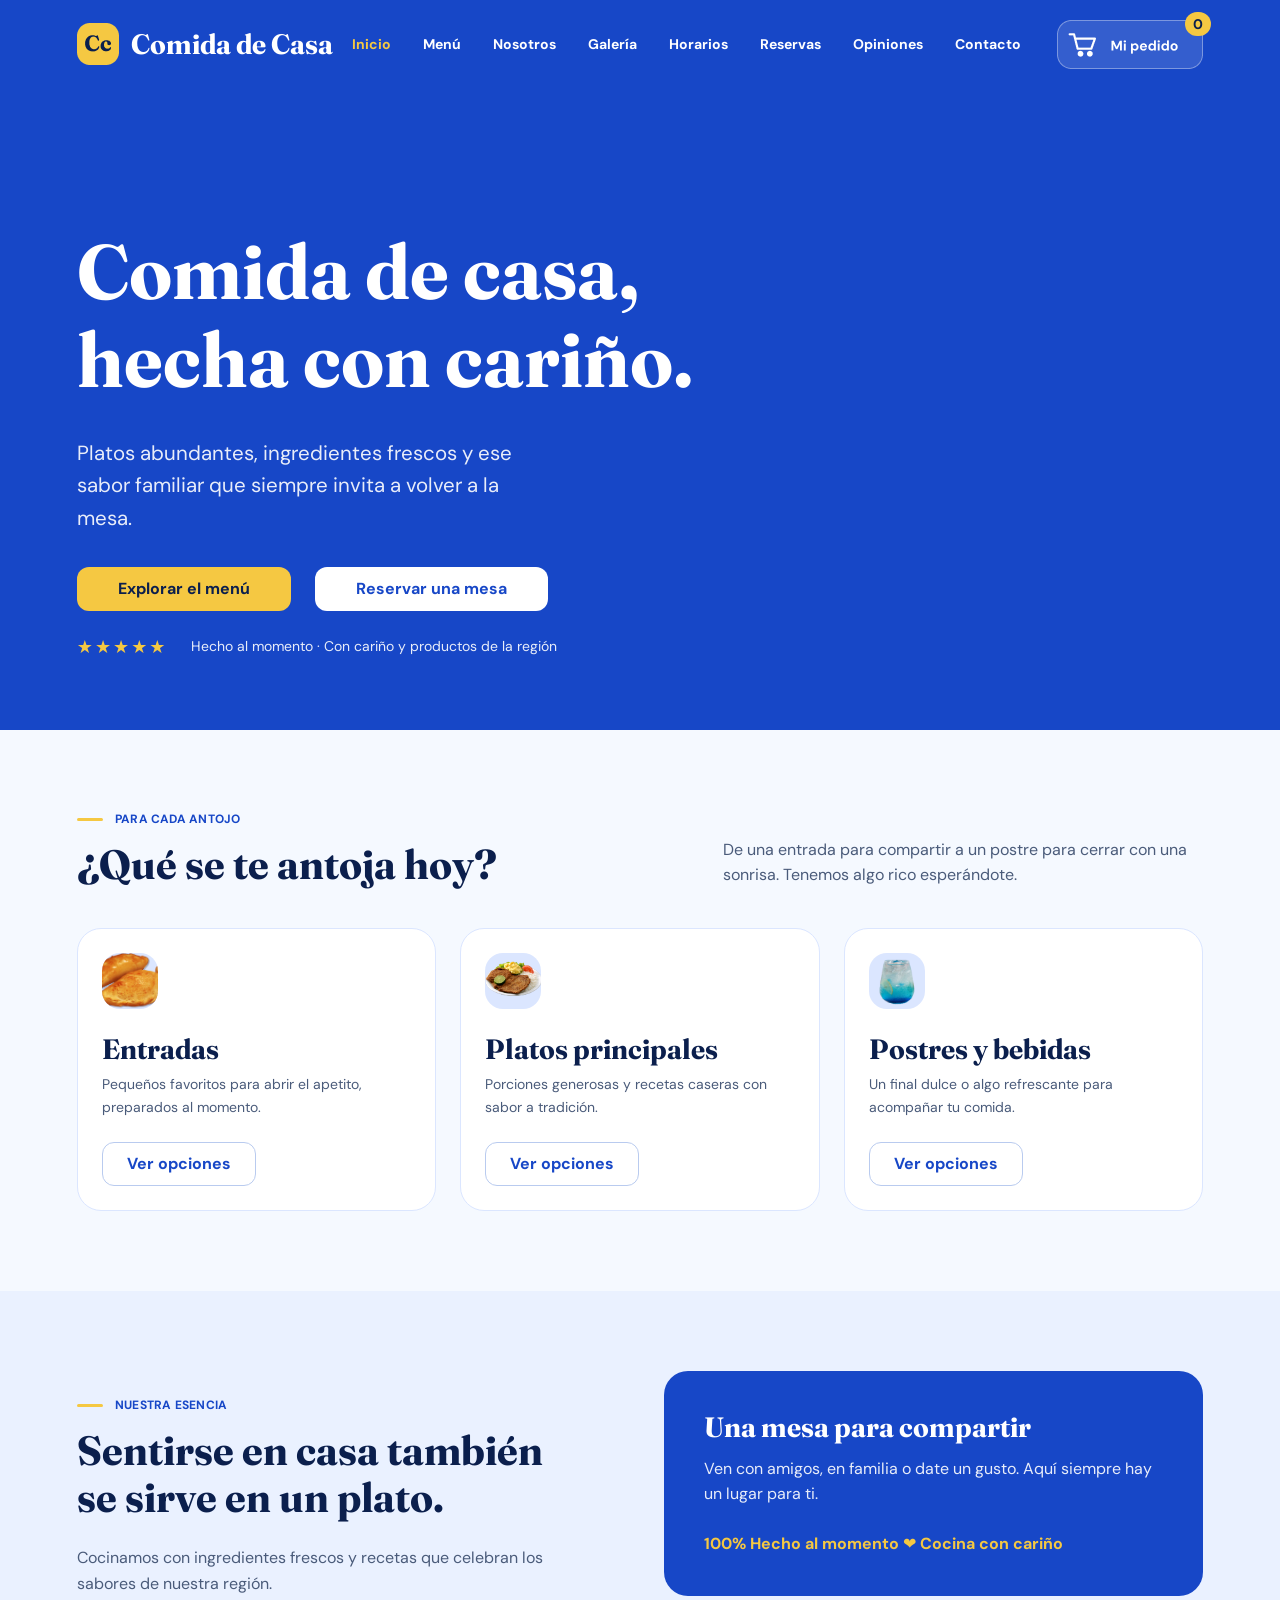
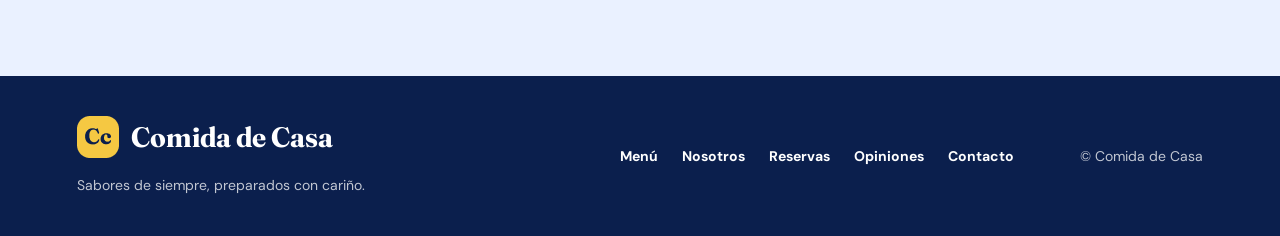
<file: index.html>
<!DOCTYPE html>
<html lang="es">
<head>
    <meta charset="UTF-8">
    <meta name="viewport" content="width=device-width, initial-scale=1.0">
    <title>Proyecto</title>
    <link rel="stylesheet" href="css/styles.css">
</head>
<body>
    <div class="container">
        <header class="header">
            <a class="logo" href="index.html">
                <img src="assets/icons/Logo.png" width="42" height="42">
                <span>Comida de Casa</span>
            </a>
            <input class="nav-check sr-only" type="checkbox" id="nav-check" aria-label="Abrir menú">
            <label class="nav-toggle" for="nav-check">
                <svg width="22" height="22" viewBox="0 0 24 24" fill="none" stroke="currentColor" stroke-width="2.2" stroke-linecap="round" aria-hidden="true"><path d="M4 7h16M4 12h16M4 17h16"/></svg>
            </label>
            <nav class="nav" id="nav" aria-label="Principal">
                    <a class="texto home" href="index.html" aria-current="page">Inicio</a>
                    <a class="texto" href="pages/Menu.html">Menú</a>
                    <a class="texto" href="pages/Nosotros.html">Nosotros</a>
                    <a class="texto" href="pages/Galeria.html">Galería</a>
                    <a class="texto" href="pages/Horarios.html">Horarios</a>
                    <a class="texto" href="pages/Reservas.html">Reservas</a>
                    <a class="texto" href="pages/Opiniones.html">Opiniones</a>
                    <a class="texto" href="pages/Contacto.html">Contacto</a>
            </nav>
            <a class="boton" href="pages/Carrito.html" aria-label="Mi pedido">
                <img src="assets/icons/Mi_pedido.png" alt="Mi pedido" width="146" height="49">
                <span class="cart-count" aria-label="Platos en tu pedido">0</span>
            </a>
        </header>

        <main class="main">
            <section class="hero">
                <div class="wrap">
                    <h1>Comida de casa,<br>hecha con cariño.</h1>
                    <p>Platos abundantes, ingredientes frescos y ese sabor familiar que siempre invita a volver a la mesa.</p>
                    <div class="hero-actions">
                        <a class="btn btn-yellow" href="pages/Menu.html">Explorar el menú</a>
                        <a class="btn btn-white boton-reserva" href="pages/Reservas.html">Reservar una mesa</a>
                    </div>
                    <p class="hero-proof">
                        <span class="stars" aria-hidden="true">★★★★★</span>
                        <span>Hecho al momento · Con cariño y productos de la región</span>
                    </p>
                </div>
            </section>

            <section class="section">
                <div class="wrap">
                    <div class="section-head">
                        <div>
                            <p class="eyebrow">Para cada antojo</p>
                            <h2>¿Qué se te antoja hoy?</h2>
                        </div>
                        <p>De una entrada para compartir a un postre para cerrar con una sonrisa. Tenemos algo rico esperándote.</p>
                    </div>
                    <div class="grid-3">
                        <article class="card antojo">
                            <div class="chip-icon"><img src="assets/img/icono-entradas.png" alt="" onerror="this.remove()"></div>
                            <h3>Entradas</h3>
                            <p>Pequeños favoritos para abrir el apetito, preparados al momento.</p>
                            <a class="btn btn-outline" href="pages/Menu.html#entradas">Ver opciones</a>
                        </article>
                        <article class="card antojo">
                            <div class="chip-icon"><img src="assets/img/icono-platos.png" alt="" onerror="this.remove()"></div>
                            <h3>Platos principales</h3>
                            <p>Porciones generosas y recetas caseras con sabor a tradición.</p>
                            <a class="btn btn-outline" href="pages/Menu.html#platos">Ver opciones</a>
                        </article>
                        <article class="card antojo">
                            <div class="chip-icon"><img src="assets/img/icono-postres.png" alt="" onerror="this.remove()"></div>
                            <h3>Postres y bebidas</h3>
                            <p>Un final dulce o algo refrescante para acompañar tu comida.</p>
                            <a class="btn btn-outline" href="pages/Menu.html#postres">Ver opciones</a>
                        </article>
                    </div>
                </div>
            </section>

            <section class="section section-alt">
                <div class="wrap essence">
                    <div class="essence-text">
                        <p class="eyebrow">Nuestra esencia</p>
                        <h2>Sentirse en casa también se sirve en un plato.</h2>
                        <p>Cocinamos con ingredientes frescos y recetas que celebran los sabores de nuestra región.</p>
                    </div>
                    <div class="share-card">
                        <h3>Una mesa para compartir</h3>
                        <p>Ven con amigos, en familia o date un gusto. Aquí siempre hay un lugar para ti.</p>
                        <p class="highlight">100% Hecho al momento &#10084;&#65039; Cocina con cariño</p>
                    </div>
                </div>
            </section>
        </main>

        <footer class="footer">
            <div class="footer-inner">
                <div>
                    <a class="logo" href="index.html">
                        <img src="assets/icons/Logo.png" alt="" width="38" height="38">
                        <span>Comida de Casa</span>
                    </a>
                    <p class="footer-tagline">Sabores de siempre, preparados con cariño.</p>
                </div>
                <nav class="footer-links" aria-label="Pie de página">
                    <a href="pages/Menu.html">Menú</a>
                    <a href="pages/Nosotros.html">Nosotros</a>
                    <a href="pages/Reservas.html">Reservas</a>
                    <a href="pages/Opiniones.html">Opiniones</a>
                    <a href="pages/Contacto.html">Contacto</a>
                </nav>
                <p class="footer-copy">&copy; Comida de Casa</p>
            </div>
        </footer>
    </div>
</body>
</html>
</file>
<file: css/styles.css>
@font-face {
    font-family: Fraunces;
    src: url('../assets/fonts/Fraunces/static/Fraunces_72pt-Bold.ttf') format('truetype');
    font-weight: 700;
    font-display: swap;
}
@font-face {
    font-family: 'DM Sans';
    src: url('../assets/fonts/DM_Sans/DMSans-VariableFont_opsz\,wght.ttf') format('truetype');
    font-weight: 100 1000;
    font-display: swap;
}
:root {
    --blue: #1747C7;
    --yellow: #F5C842;
    --star: #E8A800;
    --bg: #F5F9FF;
    --bg-alt: #EAF1FF;
    --chip: #DBE6FF;
    --text: #4A5B7A;
    --ink: #0B1F4D;
    --muted: #8C9BB8;
    --edge: #B9CBEF;
    --w: rgba(255, 255, 255, .9);
    --w2: rgba(255, 255, 255, .75);
    --on-line: rgba(255, 255, 255, .15);
    --radius: 24px;
    --radius-md: 18px;
    --radius-sm: 12px;
    --font-display: 'Fraunces', Georgia, 'Times New Roman', serif;
    --font-body: 'DM Sans', 'Segoe UI', system-ui, -apple-system, sans-serif;
    --gutter: clamp(20px, 6vw, 88px);
}
*, *::before, *::after {
    box-sizing: border-box;
}
html {
    scroll-behavior: smooth;
}
body {
    margin: 0;
    font: 16px / 1.6 var(--font-body);
    color: var(--text);
    background: var(--bg);
    -webkit-font-smoothing: antialiased;
}
img {
    max-width: 100%;
    display: block;
}
a {
    color: inherit;
    text-decoration: none;
}
ul {
    list-style: none;
    margin: 0;
    padding: 0;
}
h1, h2, h3, h4, p {
    margin: 0;
}
h1, h2, h3, h4 {
    font-family: var(--font-display);
    font-weight: 700;
    line-height: 1.15;
    color: var(--ink);
}
:focus-visible {
    outline: 3px solid var(--yellow);
    outline-offset: 3px;
    border-radius: var(--radius-sm);
}
.sr-only {
    position: absolute;
    width: 1px;
    height: 1px;
    margin: -1px;
    padding: 0;
    overflow: hidden;
    clip: rect(0 0 0 0);
    white-space: nowrap;
    border: 0;
}
.wrap {
    width: 100%;
    padding-inline: var(--gutter);
    margin-inline: auto;
    max-width: 1440px;
}
.container {
    display: grid;
    grid-template-areas: "header" "main" "footer";
    grid-template-columns: minmax(0, 1fr);
    grid-template-rows: auto 1fr auto;
    min-height: 100vh;
}
.header {
    grid-area: header;
    position: relative;
    z-index: 20;
    display: flex;
    align-items: center;
    gap: 24px;
    height: 88px;
    padding-inline: var(--gutter);
    background: var(--blue);
    font-family: var(--font-display);
}
.logo {
    display: inline-flex;
    align-items: center;
    gap: 12px;
    color: #FFF;
    font: 700 28px / 1 var(--font-display);
    white-space: nowrap;
}
.logo img {
    width: 42px;
    height: 42px;
}
.nav {
    display: flex;
    align-items: center;
    gap: 8px;
    margin: 0 auto 0 24px;
}
.texto {
    position: relative;
    display: inline-block;
    padding: 30px 12px;
    color: #FFF;
    font: 700 14px / 1 var(--font-body);
    text-align: center;
    transition: color .2s ease;
}
.texto:hover, .texto[aria-current=page] {
    color: var(--yellow);
}
.texto[aria-current=page]:not(.home)::after {
    content: "";
    position: absolute;
    left: 12px;
    right: 12px;
    bottom: 20px;
    height: 3px;
    border-radius: 3px;
    background: var(--yellow);
}
.boton {
    position: relative;
    flex-shrink: 0;
    display: inline-block;
    width: 146px;
    height: 49px;
    padding: 0;
    border: 0;
    background: 0 0;
    cursor: pointer;
}
.boton > img {
    width: 100%;
    height: 100%;
}
.cart-count {
    position: absolute;
    top: -8px;
    right: -8px;
    min-width: 24px;
    height: 24px;
    padding-inline: 8px;
    display: grid;
    place-items: center;
    border-radius: 999px;
    background: var(--yellow);
    color: var(--ink);
    font: 700 14px / 1 var(--font-body);
}
.nav-toggle {
    display: none;
    margin-left: auto;
    width: 48px;
    height: 48px;
    border: 1px solid rgba(255, 255, 255, .35);
    border-radius: var(--radius-sm);
    background: var(--on-line);
    color: #FFF;
    cursor: pointer;
    place-items: center;
}
.main {
    grid-area: main;
    width: 100%;
    background: var(--bg);
}
.footer {
    grid-area: footer;
    background: var(--ink);
    color: #FFF;
}
.footer-inner {
    display: grid;
    grid-template-columns: 1.2fr 1fr auto;
    align-items: center;
    gap: 24px 40px;
    padding: 40px var(--gutter);
}
.footer-tagline {
    margin-top: 8px;
    font-size: 14px;
    color: var(--w2);
}
.footer-links {
    display: flex;
    flex-wrap: wrap;
    gap: 8px 24px;
}
.footer-links a {
    font-weight: 700;
    font-size: 14px;
    color: #FFF;
}
.footer-links a:hover {
    color: var(--yellow);
}
.footer-copy {
    font-size: 14px;
    color: var(--w2);
    text-align: right;
}
.dish-cat, .eyebrow {
    font-size: 12px;
    font-weight: 700;
    letter-spacing: .02em;
    text-transform: uppercase;
    color: var(--blue);
}
.eyebrow {
    display: flex;
    align-items: center;
    gap: 12px;
}
.eyebrow::before {
    content: "";
    width: 26px;
    height: 3px;
    border-radius: 3px;
    background: var(--yellow);
}
.btn {
    display: inline-flex;
    align-items: center;
    justify-content: center;
    gap: 8px;
    padding: 12px 32px;
    border: 1px solid transparent;
    border-radius: var(--radius-sm);
    font: 700 16px / 1.15 var(--font-body);
    cursor: pointer;
    transition: transform .2s ease, background-color .2s ease, box-shadow .2s ease;
}
.btn:hover {
    transform: translateY(-1px);
}
.btn:active {
    transform: none;
}
.btn-yellow {
    background: var(--yellow);
    color: var(--ink);
}
.btn-yellow:hover {
    background: #F7D25F;
}
.btn-white {
    background: #FFF;
    color: var(--blue);
    border-color: var(--w);
}
.btn-blue {
    background: var(--blue);
    color: #FFF;
}
.btn-blue:hover {
    background: #1239A3;
}
.btn-outline {
    background: #FFF;
    color: var(--blue);
    border-color: var(--edge);
    padding: 12px 24px;
}
.btn-outline:hover, .chip:hover, .qty button:hover {
    background: var(--bg-alt);
}
.btn-block {
    width: 100%;
}
.card {
    background: #FFF;
    border: 1px solid var(--chip);
    border-radius: var(--radius);
}
.avatar, .chip-icon {
    display: grid;
    place-items: center;
    background: var(--chip);
    color: var(--blue);
}
.chip-icon {
    width: 56px;
    height: 56px;
    border-radius: var(--radius-md);
    overflow: hidden;
}
.cart-thumb img, .chip-icon img, .media img {
    width: 100%;
    height: 100%;
    object-fit: cover;
}
.grid-3 {
    display: grid;
    grid-template-columns: repeat(3, minmax(0, 1fr));
    gap: 24px;
}
.media {
    position: relative;
    overflow: hidden;
    background: var(--tone, var(--bg-alt));
}
.media img {
    position: absolute;
    inset: 0;
}
.tone-1, .tone-2 {
    --tone: #F8E8C8;
}
.tone-3 {
    --tone: var(--chip);
}
.banner, .share-card {
    border-radius: var(--radius);
    background: var(--blue);
    color: var(--w);
}
.banner {
    display: flex;
    align-items: center;
    justify-content: space-between;
    gap: 24px 40px;
    flex-wrap: wrap;
    padding: 40px;
}
.banner h2 {
    color: #FFF;
    font-size: 40px;
    margin-bottom: 16px;
}
.banner p {
    font-size: 18px;
}
.banner-actions {
    display: flex;
    flex-wrap: wrap;
    gap: 16px;
    margin-top: 24px;
}
.form-status {
    margin-top: 16px;
    font-size: 14px;
    font-weight: 700;
    color: var(--blue);
}
.hero {
    background: var(--blue);
    color: #FFF;
    padding-block: clamp(64px, 11vw, 140px) clamp(56px, 7vw, 72px);
}
.hero h1 {
    color: #FFF;
    font-size: clamp(44px, 6vw, 80px);
    line-height: 1.15;
}
.hero p {
    margin-top: 32px;
    max-width: 480px;
    font-size: clamp(18px, 1.6vw, 22px);
    color: var(--w);
}
.hero-actions {
    display: flex;
    flex-wrap: wrap;
    gap: 24px;
    margin-top: 32px;
}
.hero-actions .btn {
    padding-inline: 40px;
}
.hero .hero-proof {
    max-width: none;
    display: flex;
    align-items: center;
    flex-wrap: wrap;
    gap: 8px 24px;
    margin-top: 24px;
    font-size: 14px;
}
.stars {
    color: var(--yellow);
    font-size: 18px;
    letter-spacing: 2px;
    line-height: 1;
}
.section {
    padding-block: 80px;
}
.section-alt {
    background: var(--bg-alt);
}
.section-head {
    display: flex;
    justify-content: space-between;
    align-items: flex-end;
    gap: 24px 48px;
    flex-wrap: wrap;
    margin-bottom: 40px;
}
.essence h2, .section-head h2, .values-block h2 {
    margin-top: 12px;
    font-size: clamp(30px, 3.2vw, 42px);
}
.section-head p {
    max-width: 480px;
}
.antojo {
    display: flex;
    flex-direction: column;
    align-items: flex-start;
    padding: 24px;
}
.antojo h3 {
    margin-top: 24px;
}
.antojo p {
    margin: 8px 0 24px;
    font-size: 14px;
    flex: 1;
}
.essence {
    display: grid;
    grid-template-columns: 1fr 1fr;
    align-items: center;
    gap: 48px;
}
.essence h2 {
    max-width: 18ch;
}
.essence-text > p {
    margin-top: 24px;
    max-width: 480px;
}
.share-card {
    padding: 40px;
}
.share-card h3 {
    color: #FFF;
    font-size: 28px;
}
.share-card p {
    margin-top: 12px;
    max-width: 480px;
}
.share-card .highlight {
    margin-top: 24px;
    font-weight: 700;
    color: var(--yellow);
}
.page-head {
    padding-block: 80px 56px;
}
.page-head h1 {
    margin-top: 16px;
    font-size: clamp(40px, 5.2vw, 68px);
    color: var(--blue);
}
.page-head p {
    margin-top: 16px;
    max-width: 680px;
    font-size: clamp(18px, 1.6vw, 22px);
}
.page-body {
    padding-bottom: 80px;
}
.notice {
    margin-bottom: 24px;
    padding: 12px 24px;
    border: 1px solid #F2E3A2;
    border-radius: var(--radius-sm);
    background: #FFF6D6;
    color: #6B5200;
    font-size: 14px;
}
.filters {
    display: flex;
    flex-wrap: wrap;
    gap: 12px;
    margin-bottom: 32px;
}
.chip {
    padding: 12px 24px;
    border: 1px solid var(--chip);
    border-radius: 999px;
    background: #FFF;
    color: var(--text);
    font-family: var(--font-body);
    font-weight: 700;
    font-size: 14px;
    cursor: pointer;
    transition: background-color .2s ease, color .2s ease;
}
.chip[aria-pressed=true] {
    background: var(--blue);
    border-color: var(--blue);
    color: #FFF;
}
.dish {
    display: flex;
    flex-direction: column;
    overflow: hidden;
}
.dish[hidden] {
    display: none;
}
.dish .media, .shot .media {
    border-radius: var(--radius) var(--radius) var(--radius-md) var(--radius-md);
}
.dish .media {
    height: 132px;
}
.dish-body {
    display: flex;
    flex-direction: column;
    flex: 1;
    padding: 24px;
}
.dish h3 {
    margin-top: 8px;
}
.dish p, .shot p, .value p {
    margin-top: 8px;
    font-size: 14px;
}
.dish p {
    flex: 1;
}
.dish-foot {
    display: flex;
    align-items: center;
    justify-content: space-between;
    gap: 12px;
    margin-top: 16px;
}
.price {
    font-size: 18px;
    font-weight: 700;
    color: var(--ink);
}
.btn-add {
    padding: 8px 24px;
    border-radius: var(--radius-sm);
    font-size: 14px;
}
.toast {
    position: fixed;
    left: 50%;
    bottom: 24px;
    z-index: 50;
    transform: translate(-50%, 24px);
    opacity: 0;
    pointer-events: none;
    padding: 12px 24px;
    border-radius: 999px;
    background: var(--ink);
    color: #FFF;
    font-weight: 700;
    font-size: 14px;
    transition: opacity .2s ease, transform .2s ease;
}
.toast.is-visible {
    opacity: 1;
    transform: translate(-50%, 0);
}
.antojo h3, .dish h3, .panel-tint h2, .schedule h3, .shot h3, .value h3 {
    font-size: 28px;
}
.story {
    display: grid;
    grid-template-columns: 1.1fr 1fr;
    align-items: center;
    gap: 80px;
}
.story-media {
    aspect-ratio: 560 / 430;
    border-radius: var(--radius);
    background: linear-gradient(160deg, var(--blue), var(--ink));
}
.story-text h2 {
    margin-top: 16px;
    font-size: clamp(30px, 3.2vw, 42px);
    max-width: 12ch;
}
.story-text p {
    margin-top: 24px;
    max-width: 480px;
    line-height: 1.75;
}
.values-block {
    margin-top: 80px;
}
.values-block h2 {
    margin-bottom: 40px;
}
.value {
    padding: 24px;
}
.value h3 {
    margin-top: 24px;
}
.shot {
    overflow: hidden;
}
.shot .media {
    height: 252px;
}
.shot-body {
    padding: 24px 24px 24px;
}
.schedule {
    position: relative;
    padding: 24px 24px 24px 32px;
    min-height: 220px;
}
.schedule::before {
    content: "";
    position: absolute;
    left: 0;
    top: 24px;
    bottom: 24px;
    width: 6px;
    border-radius: 3px;
    background: var(--yellow);
}
.schedule li {
    margin-top: 12px;
    font-size: 18px;
}
.schedule ul {
    margin-top: 16px;
}
.reviews-cta, .schedule-cta {
    margin-top: 56px;
}
.split {
    display: grid;
    grid-template-columns: .8fr 1.2fr;
    align-items: start;
    gap: 56px;
}
.side-title {
    font-size: 28px;
}
.side-text {
    margin-top: 16px;
    max-width: 480px;
}
.note-card {
    display: flex;
    flex-wrap: wrap;
    align-items: center;
    gap: 16px;
    margin-top: 40px;
    padding: 24px;
}
.note-card h3 {
    font-size: 18px;
    flex: 1 1 200px;
}
.note-card p {
    flex-basis: 100%;
    font-size: 14px;
}
.form-card, .panel {
    padding: 40px;
    border-radius: var(--radius);
}
.form-card h2, .panel h2 {
    font-size: 28px;
}
.form-card h2 {
    margin-bottom: 24px;
}
.form-grid {
    display: grid;
    grid-template-columns: 1fr 1fr;
    gap: 16px 40px;
}
.field {
    display: flex;
    flex-direction: column;
    gap: 8px;
}
.field.full {
    grid-column: 1 / -1;
}
.field label {
    font-size: 14px;
    font-weight: 700;
    color: var(--ink);
}
.field :is(input,select,textarea) {
    width: 100%;
    min-height: 48px;
    padding: 12px 16px;
    border: 1px solid var(--edge);
    border-radius: var(--radius-sm);
    background: #FFF;
    color: var(--ink);
    font: 14px var(--font-body);
}
.field textarea {
    min-height: 140px;
    resize: vertical;
}
.field ::placeholder {
    color: var(--muted);
}
.field :is(input,select,textarea):focus {
    outline: 3px solid rgba(23, 71, 199, .25);
    border-color: var(--blue);
}
.form-card .btn-block, .panel .btn-block {
    margin-top: 24px;
    padding-block: 16px;
}
.fine {
    margin-top: 12px;
    font-size: 14px;
    color: var(--text);
}
.review {
    display: flex;
    flex-direction: column;
    gap: 16px;
    padding: 24px;
}
.review .stars {
    color: var(--star);
}
.review blockquote {
    margin: 0;
    flex: 1;
    font-size: 14px;
    line-height: 1.75;
}
.review-author {
    display: flex;
    align-items: center;
    gap: 16px;
    margin-top: 8px;
}
.avatar {
    width: 48px;
    height: 48px;
    border-radius: 50%;
    font-size: 14px;
    font-weight: 700;
}
.review-name {
    font-weight: 700;
    color: var(--ink);
    line-height: 1.3;
}
.review-role {
    font-size: 14px;
    line-height: 1.3;
}
.info-list {
    display: grid;
    gap: 16px;
}
.info {
    padding: 24px 24px;
    border-radius: var(--radius-md);
}
.info small {
    display: block;
    font-size: 14px;
}
.info strong {
    display: block;
    margin-top: 8px;
    font-size: 18px;
    color: var(--ink);
    line-height: 1.3;
}
.map-card {
    display: flex;
    align-items: center;
    justify-content: center;
    gap: 16px;
    min-height: 132px;
    margin-top: 16px;
    border-radius: var(--radius-md);
    background: var(--bg-alt);
    color: var(--blue);
    font-weight: 700;
    font-size: 18px;
}
.cart-layout {
    display: grid;
    grid-template-columns: 1.65fr 1fr;
    align-items: start;
    gap: 40px;
}
.aside-stack {
    display: grid;
    gap: 32px;
}
.cart-items {
    margin-top: 24px;
}
.cart-item {
    position: relative;
    display: flex;
    align-items: center;
    gap: 24px;
    padding: 24px 40px 24px 0;
    border-bottom: 1px solid var(--chip);
}
.cart-thumb {
    flex-shrink: 0;
    width: 88px;
    height: 88px;
    border-radius: var(--radius-md);
    background: var(--chip);
    overflow: hidden;
}
.cart-info {
    flex: 1;
    min-width: 0;
}
.cart-name {
    font-size: 18px;
    font-weight: 700;
    color: var(--ink);
    line-height: 1.3;
}
.cart-unit {
    font-size: 14px;
}
.qty {
    display: inline-flex;
    align-items: center;
    gap: 16px;
    margin-top: 12px;
}
.qty button {
    width: 32px;
    height: 32px;
    border: 1px solid var(--edge);
    border-radius: var(--radius-sm);
    background: #FFF;
    color: var(--blue);
    font-size: 18px;
    font-weight: 700;
    line-height: 1;
    cursor: pointer;
}
.qty output {
    min-width: 20px;
    text-align: center;
    font-weight: 700;
    color: var(--ink);
}
.remove {
    position: absolute;
    top: 24px;
    right: 0;
    width: 32px;
    height: 32px;
    border: 0;
    border-radius: var(--radius-sm);
    background: 0 0;
    color: var(--muted);
    font-size: 18px;
    line-height: 1;
    cursor: pointer;
}
.remove:hover {
    color: var(--blue);
    background: var(--bg-alt);
}
.cart-empty {
    padding: 40px 0 12px;
}
.cart-empty strong {
    display: block;
    font-family: var(--font-display);
    font-size: 18px;
    color: var(--ink);
}
.cart-empty p {
    margin-top: 8px;
}
.cart-more {
    margin-top: 40px;
}
.cart-more h3 {
    font-size: 18px;
}
.cart-more p {
    margin: 8px 0 24px;
    font-size: 14px;
}
.summary-lines {
    margin-top: 24px;
}
.summary-lines li {
    display: flex;
    justify-content: space-between;
    gap: 16px;
    padding-block: 12px;
    font-size: 14px;
}
.summary-lines li span:last-child {
    font-weight: 700;
    color: var(--ink);
}
.total {
    display: flex;
    align-items: baseline;
    justify-content: space-between;
    gap: 16px;
    margin-top: 12px;
    padding-top: 24px;
    border-top: 1px solid var(--chip);
}
.total span:first-child {
    font-size: 18px;
    font-weight: 700;
    color: var(--ink);
}
.total span:last-child {
    font-family: var(--font-display);
    font-weight: 700;
    font-size: 28px;
    color: var(--blue);
}
.panel-tint {
    background: var(--bg-alt);
    border-color: var(--bg-alt);
}
.panel-tint h2 {
    margin-bottom: 16px;
}
.panel-tint .field + .field {
    margin-top: 12px;
}
@media (max-width: 1120px) {
    .nav-toggle {
        display: grid;
    }
    .nav-check:focus-visible + .nav-toggle {
        outline: 3px solid var(--yellow);
        outline-offset: 3px;
    }
    .nav {
        position: absolute;
        top: 88px;
        left: 0;
        right: 0;
        flex-direction: column;
        align-items: stretch;
        gap: 0;
        margin: 0;
        padding: 8px var(--gutter) 24px;
        background: var(--blue);
        border-top: 1px solid var(--on-line);
        box-shadow: 0 18px 30px rgba(11, 31, 77, .25);
        visibility: hidden;
        opacity: 0;
        transform: translateY(-8px);
        transition: opacity .2s ease, transform .2s ease, visibility .2s;
    }
    .nav-check:checked ~ .nav {
        visibility: visible;
        opacity: 1;
        transform: none;
    }
    .texto {
        padding: 16px 4px;
        text-align: left;
        font-size: 16px;
        border-bottom: 1px solid var(--on-line);
    }
    .texto[aria-current=page]:not(.home)::after {
        left: 4px;
        right: auto;
        width: 28px;
        bottom: 10px;
    }
    .grid-3 {
        grid-template-columns: repeat(2, minmax(0, 1fr));
    }
    .cart-layout, .essence, .split, .story {
        grid-template-columns: 1fr;
    }
    .split, .story {
        gap: 40px;
    }
    .footer-inner {
        grid-template-columns: 1fr;
    }
    .footer-copy {
        text-align: left;
    }
}
@media (max-width: 640px) {
    .grid-3 {
        grid-template-columns: 1fr;
    }
    .header {
        gap: 8px;
        padding-inline: 16px;
    }
    .logo {
        font-size: 18px;
        min-width: 0;
    }
    .header .logo span {
        overflow: hidden;
        text-overflow: ellipsis;
    }
    .logo img {
        width: 36px;
        height: 36px;
    }
    .boton {
        width: 120px;
        height: 41px;
    }
    .cart-count {
        min-width: 20px;
        height: 20px;
        font-size: 12px;
    }
    .section {
        padding-block: 56px;
    }
    .page-head {
        padding-block: 48px 40px;
    }
    .banner {
        padding: 24px;
    }
    .banner h2 {
        font-size: 28px;
    }
    .form-grid {
        grid-template-columns: 1fr;
    }
    .form-card, .panel {
        padding: 24px;
    }
    .hero-actions .btn {
        width: 100%;
        padding-inline: 24px;
    }
    .cart-item {
        gap: 16px;
    }
    .cart-thumb {
        width: 68px;
        height: 68px;
    }
}
</file>
